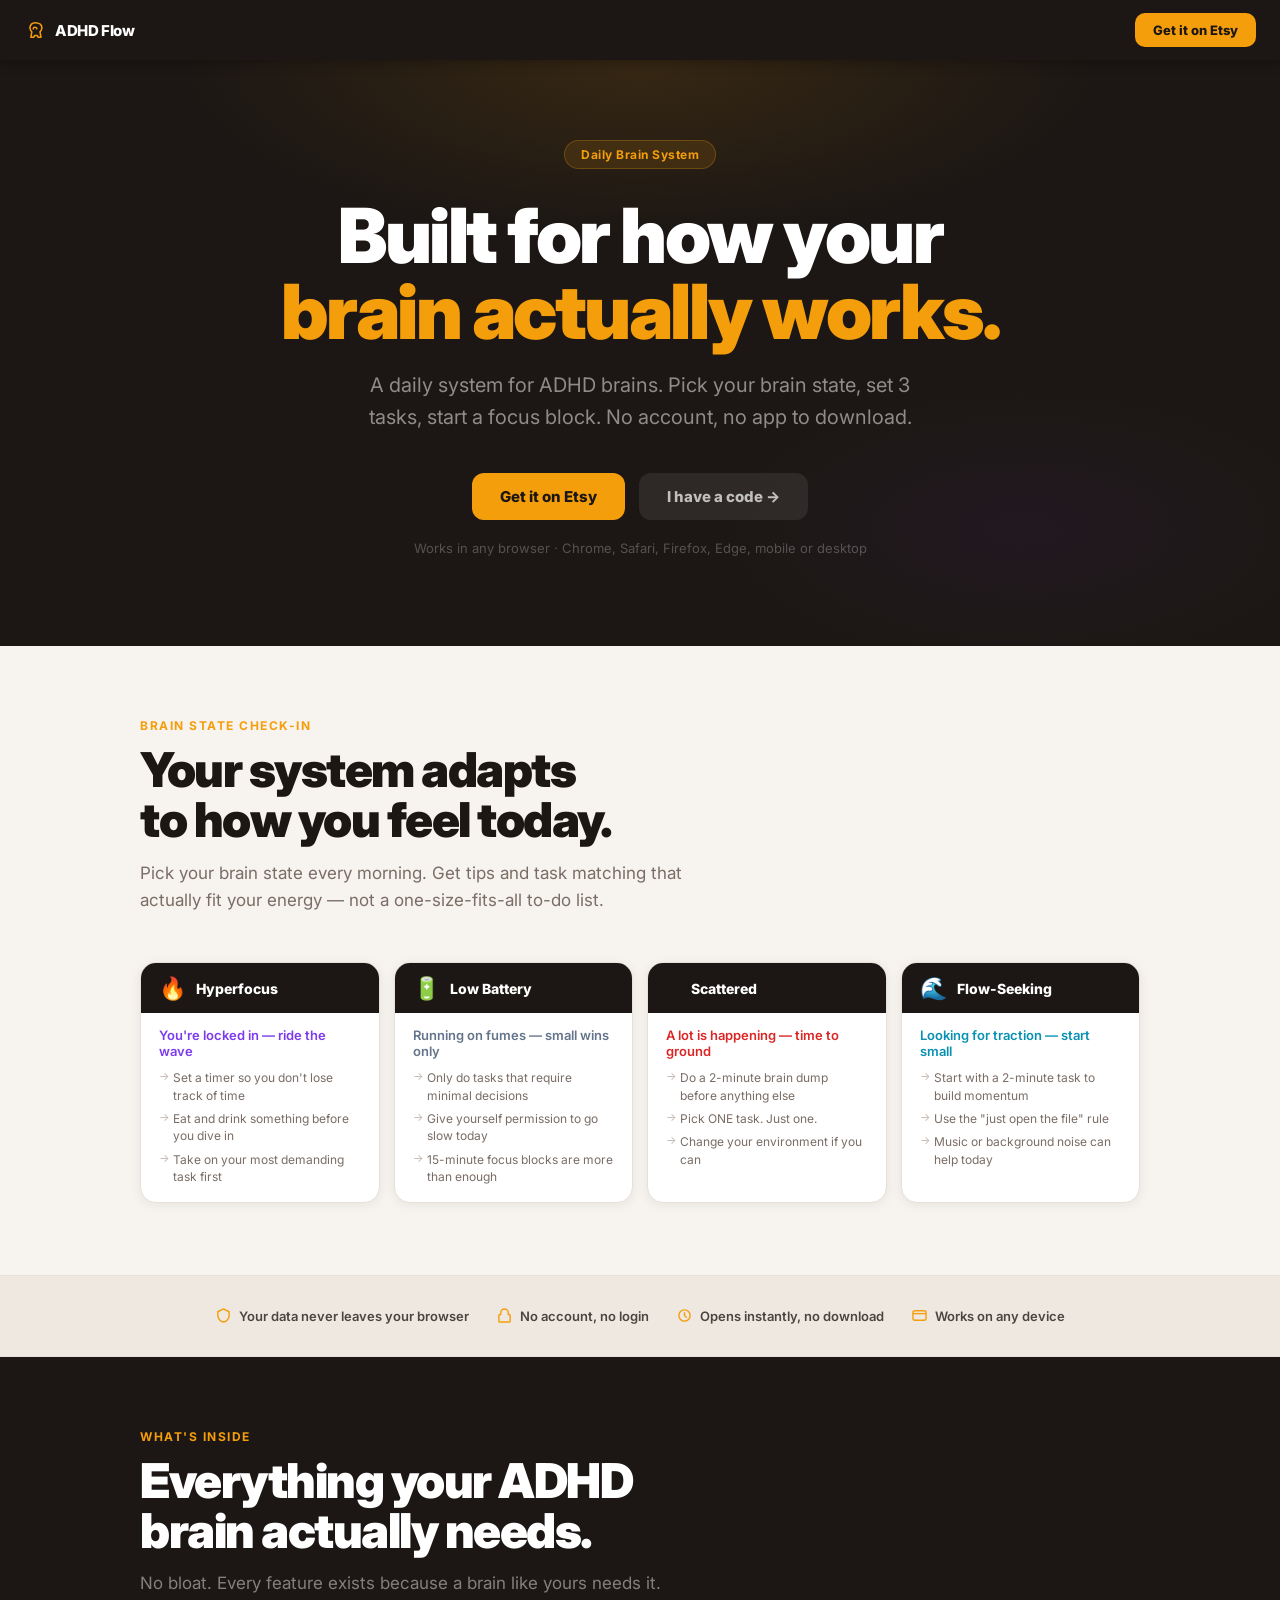
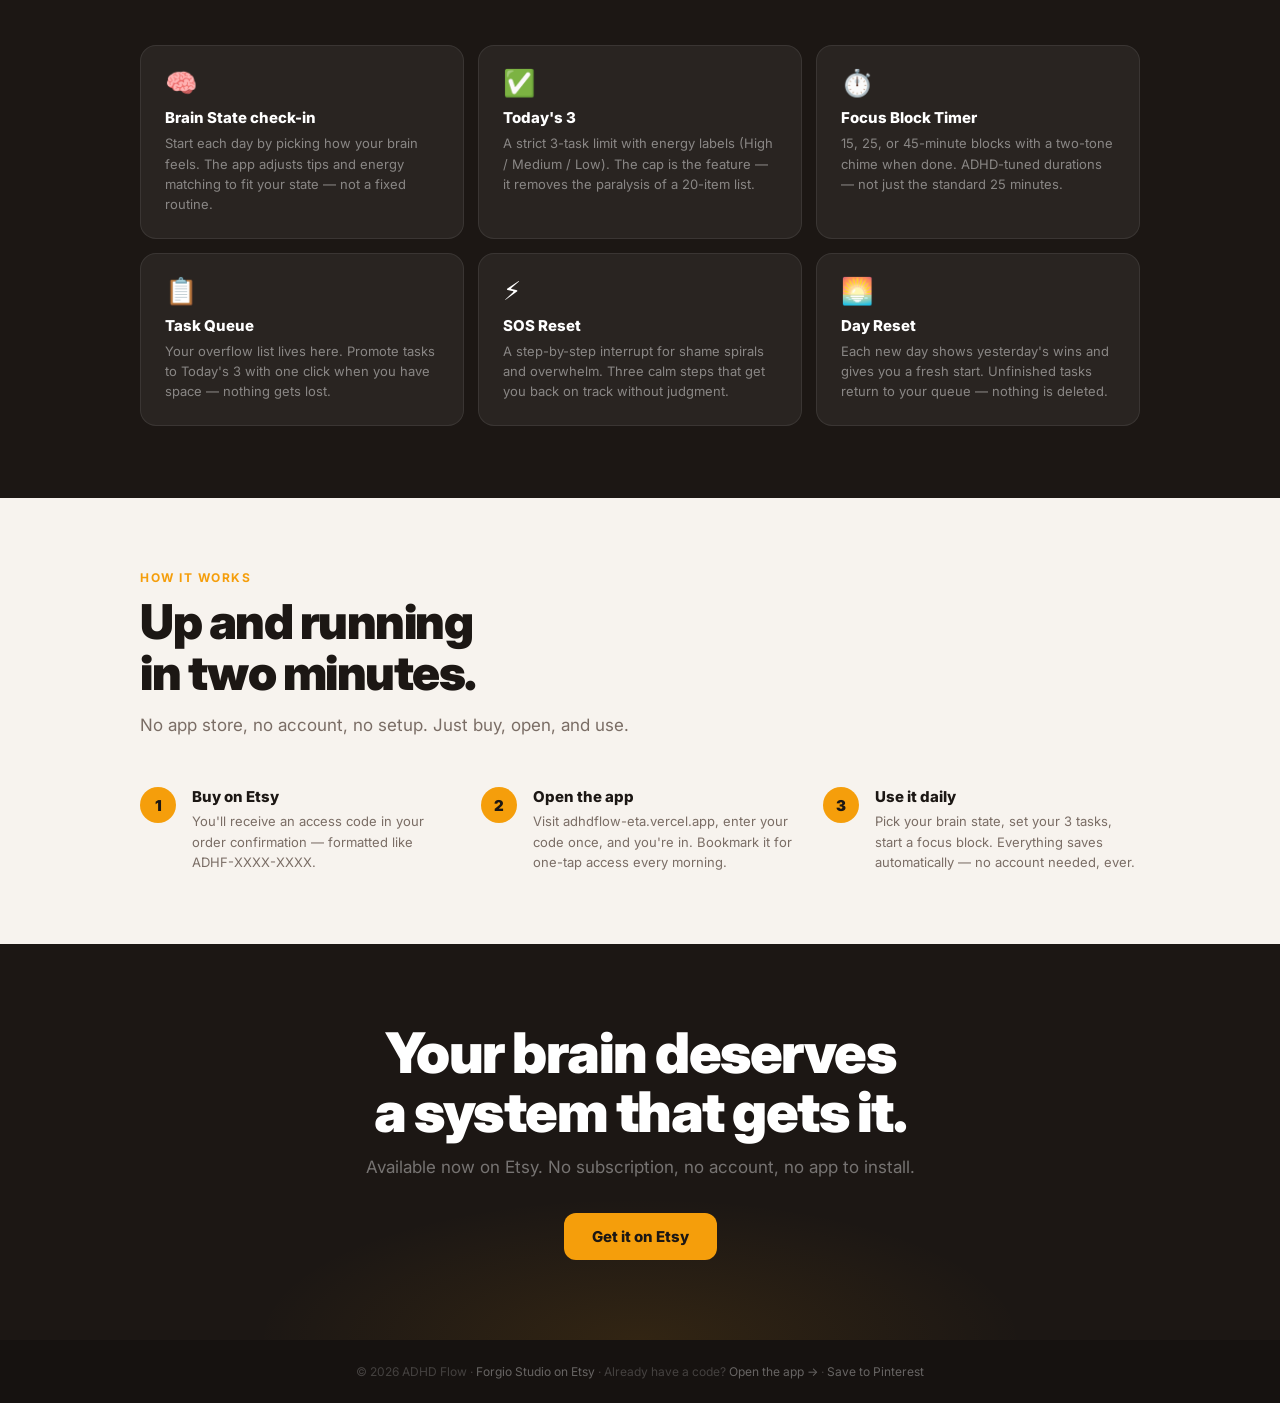
<file: index.html>
<!DOCTYPE html>
<html lang="en">
<head>
  <meta charset="UTF-8">
  <meta name="viewport" content="width=device-width, initial-scale=1.0">
  <title>ADHD Flow — Daily Brain System</title>

  <!-- Google Search Console -->
  <meta name="google-site-verification" content="LNikaYsJtkKTJvA0nUrcuQPqpYrNDUVRZDk8hnYNaLU" />

  <!-- SEO -->
  <meta name="description" content="A daily productivity system built for ADHD brains. Pick your brain state, set 3 tasks, start a focus block. No account, no server — works instantly in any browser.">
  <meta name="keywords" content="ADHD planner, ADHD productivity, ADHD task manager, neurodivergent planner, focus timer ADHD, ADHD daily system, executive function tool, ADHD organization, pomodoro ADHD, ADHD brain system">
  <meta name="author" content="ADHD Flow">
  <link rel="canonical" href="https://adhdflow-eta.vercel.app/">

  <!-- Open Graph -->
  <meta property="og:type" content="website">
  <meta property="og:url" content="https://adhdflow-eta.vercel.app/">
  <meta property="og:title" content="ADHD Flow — Daily Brain System">
  <meta property="og:description" content="Finally a productivity tool that works with your ADHD brain, not against it. Brain state check-in, 3-task limit, focus timer, and SOS Reset. No account needed.">
  <meta property="og:image" content="https://adhdflow-eta.vercel.app/og-image.png">
  <meta property="og:image:width" content="1200">
  <meta property="og:image:height" content="630">
  <meta property="og:site_name" content="ADHD Flow">

  <!-- Twitter Card -->
  <meta name="twitter:card" content="summary_large_image">
  <meta name="twitter:title" content="ADHD Flow — Daily Brain System">
  <meta name="twitter:description" content="Finally a productivity tool that works with your ADHD brain, not against it. Brain state check-in, 3-task limit, focus timer, and SOS Reset. No account needed.">
  <meta name="twitter:image" content="https://adhdflow-eta.vercel.app/og-image.png">

  <!-- Pinterest -->
  <meta name="pinterest:description" content="ADHD Flow — A daily system built for how your brain actually works. Pick your brain state, limit to 3 tasks, start a focus block. No account needed.">

  <link rel="preconnect" href="https://fonts.googleapis.com">
  <link rel="preconnect" href="https://fonts.gstatic.com" crossorigin>
  <link href="https://fonts.googleapis.com/css2?family=Inter:wght@400;500;600;700;800;900&display=swap" rel="stylesheet">

  <style>
    *, *::before, *::after { box-sizing: border-box; margin: 0; padding: 0; }

    html { scroll-behavior: smooth; }

    body {
      font-family: 'Inter', system-ui, -apple-system, sans-serif;
      background: #f7f3ee;
      color: #1c1714;
      -webkit-font-smoothing: antialiased;
    }

    a { text-decoration: none; }

    /* ── NAV ── */
    nav {
      background: #1c1714;
      padding: 0 24px;
      height: 60px;
      display: flex;
      align-items: center;
      justify-content: space-between;
      position: sticky;
      top: 0;
      z-index: 100;
      box-shadow: 0 2px 12px rgba(0,0,0,0.3);
    }

    .nav__brand {
      display: flex;
      align-items: center;
      gap: 9px;
    }

    .nav__logo {
      width: 22px;
      height: 22px;
      color: #f59e0b;
    }

    .nav__name {
      font-size: 15px;
      font-weight: 800;
      color: #fff;
      letter-spacing: -0.4px;
    }

    .btn-etsy {
      display: inline-flex;
      align-items: center;
      gap: 7px;
      background: #f59e0b;
      color: #1c1714;
      font-family: inherit;
      font-size: 13px;
      font-weight: 800;
      padding: 9px 18px;
      border-radius: 10px;
      border: none;
      cursor: pointer;
      transition: background 0.15s, transform 0.1s;
      white-space: nowrap;
    }
    .btn-etsy:hover  { background: #d97706; }
    .btn-etsy:active { transform: scale(0.97); }

    /* ── HERO ── */
    .hero {
      background: #1c1714;
      padding: 80px 24px 90px;
      text-align: center;
      position: relative;
      overflow: hidden;
    }

    .hero::before {
      content: '';
      position: absolute;
      inset: 0;
      background:
        radial-gradient(ellipse 60% 50% at 50% 0%, rgba(245,158,11,0.12) 0%, transparent 60%),
        radial-gradient(ellipse 40% 40% at 80% 80%, rgba(124,58,237,0.06) 0%, transparent 60%);
      pointer-events: none;
    }

    .hero__badge {
      display: inline-flex;
      align-items: center;
      gap: 6px;
      background: rgba(245,158,11,0.12);
      border: 1px solid rgba(245,158,11,0.25);
      border-radius: 20px;
      padding: 6px 16px;
      font-size: 12px;
      font-weight: 700;
      color: #f59e0b;
      letter-spacing: 0.5px;
      margin-bottom: 28px;
      position: relative;
    }

    .hero__title {
      font-size: clamp(42px, 7vw, 76px);
      font-weight: 900;
      color: #fff;
      line-height: 1.0;
      letter-spacing: -2.5px;
      margin-bottom: 20px;
      position: relative;
    }

    .hero__title span { color: #f59e0b; }

    .hero__sub {
      font-size: clamp(16px, 2.5vw, 20px);
      color: rgba(255,255,255,0.5);
      max-width: 560px;
      margin: 0 auto 40px;
      line-height: 1.6;
      position: relative;
    }

    .hero__actions {
      display: flex;
      align-items: center;
      justify-content: center;
      gap: 14px;
      flex-wrap: wrap;
      position: relative;
    }

    .btn-etsy--large {
      font-size: 15px;
      padding: 14px 28px;
      border-radius: 12px;
      gap: 8px;
    }

    .hero__note {
      font-size: 13px;
      color: rgba(255,255,255,0.25);
      margin-top: 20px;
      position: relative;
    }

    /* ── SECTION WRAPPER ── */
    .section {
      padding: 72px 24px;
    }

    .section--dark {
      background: #1c1714;
      color: #fff;
    }

    .section__inner {
      max-width: 1000px;
      margin: 0 auto;
    }

    .section__label {
      font-size: 12px;
      font-weight: 700;
      letter-spacing: 1.5px;
      text-transform: uppercase;
      color: #f59e0b;
      margin-bottom: 12px;
    }

    .section__title {
      font-size: clamp(30px, 4vw, 48px);
      font-weight: 900;
      line-height: 1.05;
      letter-spacing: -1.5px;
      margin-bottom: 14px;
    }

    .section__sub {
      font-size: 17px;
      color: #7a6d65;
      line-height: 1.6;
      max-width: 600px;
      margin-bottom: 48px;
    }

    .section--dark .section__sub { color: rgba(255,255,255,0.45); }
    .section--dark .section__title { color: #fff; }

    /* ── BRAIN STATES ── */
    .states-grid {
      display: grid;
      grid-template-columns: repeat(auto-fit, minmax(210px, 1fr));
      gap: 14px;
    }

    .state-card {
      background: #fff;
      border-radius: 16px;
      border: 1px solid #e8e0d8;
      overflow: hidden;
      box-shadow: 0 2px 12px rgba(28,23,20,0.07);
    }

    .state-card__head {
      background: #1c1714;
      padding: 14px 18px;
      display: flex;
      align-items: center;
      gap: 10px;
    }

    .state-card__emoji { font-size: 22px; line-height: 1; }

    .state-card__name {
      font-size: 14px;
      font-weight: 800;
      color: #fff;
    }

    .state-card__body {
      padding: 14px 18px 16px;
    }

    .state-card__tagline {
      font-size: 13px;
      font-weight: 600;
      margin-bottom: 10px;
    }

    .state-card__tips {
      list-style: none;
      display: flex;
      flex-direction: column;
      gap: 6px;
    }

    .state-card__tips li {
      font-size: 12px;
      color: #7a6d65;
      padding-left: 14px;
      position: relative;
      line-height: 1.45;
    }

    .state-card__tips li::before {
      content: '→';
      position: absolute;
      left: 0;
      color: #c4b8b0;
      font-size: 11px;
    }

    /* ── FEATURES GRID ── */
    .features-grid {
      display: grid;
      grid-template-columns: repeat(auto-fit, minmax(280px, 1fr));
      gap: 14px;
    }

    .feature-card {
      background: rgba(255,255,255,0.06);
      border: 1px solid rgba(255,255,255,0.08);
      border-radius: 16px;
      padding: 24px;
    }

    .feature-card__icon {
      font-size: 26px;
      margin-bottom: 12px;
      line-height: 1;
    }

    .feature-card__title {
      font-size: 15px;
      font-weight: 800;
      color: #fff;
      margin-bottom: 6px;
    }

    .feature-card__desc {
      font-size: 13px;
      color: rgba(255,255,255,0.45);
      line-height: 1.55;
    }

    /* ── HOW IT WORKS ── */
    .steps {
      display: grid;
      grid-template-columns: repeat(auto-fit, minmax(240px, 1fr));
      gap: 24px;
      counter-reset: steps;
    }

    .step {
      display: flex;
      gap: 16px;
      align-items: flex-start;
    }

    .step__num {
      width: 36px;
      height: 36px;
      border-radius: 50%;
      background: #f59e0b;
      color: #1c1714;
      font-size: 15px;
      font-weight: 900;
      display: flex;
      align-items: center;
      justify-content: center;
      flex-shrink: 0;
    }

    .step__title {
      font-size: 15px;
      font-weight: 800;
      color: #1c1714;
      margin-bottom: 5px;
    }

    .step__desc {
      font-size: 13px;
      color: #7a6d65;
      line-height: 1.55;
    }

    /* ── PRIVACY STRIP ── */
    .privacy-strip {
      display: flex;
      flex-wrap: wrap;
      justify-content: center;
      gap: 28px;
      padding: 32px 24px;
      background: #eee8e0;
      border-top: 1px solid #e8e0d8;
      border-bottom: 1px solid #e8e0d8;
    }

    .privacy-item {
      display: flex;
      align-items: center;
      gap: 8px;
      font-size: 13px;
      font-weight: 600;
      color: #4b4540;
    }

    .privacy-item svg { color: #f59e0b; flex-shrink: 0; }

    /* ── FINAL CTA ── */
    .cta {
      background: #1c1714;
      padding: 80px 24px;
      text-align: center;
      position: relative;
      overflow: hidden;
    }

    .cta::before {
      content: '';
      position: absolute;
      inset: 0;
      background: radial-gradient(ellipse 50% 60% at 50% 100%, rgba(245,158,11,0.1) 0%, transparent 60%);
      pointer-events: none;
    }

    .cta__title {
      font-size: clamp(32px, 5vw, 56px);
      font-weight: 900;
      color: #fff;
      letter-spacing: -1.5px;
      line-height: 1.05;
      margin-bottom: 16px;
      position: relative;
    }

    .cta__sub {
      font-size: 17px;
      color: rgba(255,255,255,0.4);
      margin-bottom: 36px;
      position: relative;
    }

    .cta__actions { position: relative; }

    /* ── FOOTER ── */
    footer {
      background: #161210;
      padding: 24px;
      text-align: center;
      font-size: 12px;
      color: rgba(255,255,255,0.2);
    }

    footer a { color: rgba(255,255,255,0.35); }
    footer a:hover { color: #f59e0b; }

    /* ── RESPONSIVE ── */
    @media (max-width: 600px) {
      .hero { padding: 60px 20px 70px; }
      .section { padding: 52px 20px; }
      .hero__title { letter-spacing: -1.5px; }
    }
  </style>
</head>
<body>

<!-- ── NAV ── -->
<nav>
  <div class="nav__brand">
    <svg class="nav__logo" viewBox="0 0 24 24" fill="none">
      <path d="M12 4C9 4 6.5 6.5 6.5 9.5c0 1.8.8 3.4 2 4.5L7.5 20h3l1-2h3l1 2h3l-1-6c1.2-1.1 2-2.7 2-4.5C19.5 6.5 17 4 12 4z" stroke="currentColor" stroke-width="1.7" stroke-linejoin="round"/>
      <path d="M10 11c0-1.1.9-2 2-2s2 .9 2 2" stroke="currentColor" stroke-width="1.5" stroke-linecap="round"/>
    </svg>
    <span class="nav__name">ADHD Flow</span>
  </div>
  <a href="https://www.etsy.com/listing/4479735974/adhs-tagesplaner-tool-fokus-timer" target="_blank" rel="noopener" class="btn-etsy">
    Get it on Etsy
  </a>
</nav>


<!-- ── HERO ── -->
<section class="hero">
  <div class="hero__badge">Daily Brain System</div>
  <h1 class="hero__title">
    Built for how your<br><span>brain actually works.</span>
  </h1>
  <p class="hero__sub">
    A daily system for ADHD brains. Pick your brain state, set 3 tasks, start a focus block. No account, no app to download.
  </p>
  <div class="hero__actions">
    <a href="https://www.etsy.com/listing/4479735974/adhs-tagesplaner-tool-fokus-timer" target="_blank" rel="noopener" class="btn-etsy btn-etsy--large">
      Get it on Etsy
    </a>
    <a href="/app" class="btn-etsy btn-etsy--large" style="background:rgba(255,255,255,0.08);color:rgba(255,255,255,0.7);">
      I have a code →
    </a>
  </div>
  <p class="hero__note">Works in any browser · Chrome, Safari, Firefox, Edge, mobile or desktop</p>
</section>


<!-- ── BRAIN STATES ── -->
<section class="section">
  <div class="section__inner">
    <div class="section__label">Brain State check-in</div>
    <h2 class="section__title">Your system adapts<br>to how you feel today.</h2>
    <p class="section__sub">Pick your brain state every morning. Get tips and task matching that actually fit your energy — not a one-size-fits-all to-do list.</p>

    <div class="states-grid">

      <div class="state-card">
        <div class="state-card__head">
          <span class="state-card__emoji">🔥</span>
          <span class="state-card__name">Hyperfocus</span>
        </div>
        <div class="state-card__body">
          <div class="state-card__tagline" style="color:#7c3aed;">You're locked in — ride the wave</div>
          <ul class="state-card__tips">
            <li>Set a timer so you don't lose track of time</li>
            <li>Eat and drink something before you dive in</li>
            <li>Take on your most demanding task first</li>
          </ul>
        </div>
      </div>

      <div class="state-card">
        <div class="state-card__head">
          <span class="state-card__emoji">🔋</span>
          <span class="state-card__name">Low Battery</span>
        </div>
        <div class="state-card__body">
          <div class="state-card__tagline" style="color:#64748b;">Running on fumes — small wins only</div>
          <ul class="state-card__tips">
            <li>Only do tasks that require minimal decisions</li>
            <li>Give yourself permission to go slow today</li>
            <li>15-minute focus blocks are more than enough</li>
          </ul>
        </div>
      </div>

      <div class="state-card">
        <div class="state-card__head">
          <span class="state-card__emoji">⚡</span>
          <span class="state-card__name">Scattered</span>
        </div>
        <div class="state-card__body">
          <div class="state-card__tagline" style="color:#dc2626;">A lot is happening — time to ground</div>
          <ul class="state-card__tips">
            <li>Do a 2-minute brain dump before anything else</li>
            <li>Pick ONE task. Just one.</li>
            <li>Change your environment if you can</li>
          </ul>
        </div>
      </div>

      <div class="state-card">
        <div class="state-card__head">
          <span class="state-card__emoji">🌊</span>
          <span class="state-card__name">Flow-Seeking</span>
        </div>
        <div class="state-card__body">
          <div class="state-card__tagline" style="color:#0891b2;">Looking for traction — start small</div>
          <ul class="state-card__tips">
            <li>Start with a 2-minute task to build momentum</li>
            <li>Use the "just open the file" rule</li>
            <li>Music or background noise can help today</li>
          </ul>
        </div>
      </div>

    </div>
  </div>
</section>


<!-- ── PRIVACY STRIP ── -->
<div class="privacy-strip">
  <div class="privacy-item">
    <svg width="15" height="15" viewBox="0 0 16 16" fill="none"><path d="M8 1L2 4v4c0 3.3 2.6 6.4 6 7 3.4-.6 6-3.7 6-7V4L8 1z" stroke="currentColor" stroke-width="1.5" stroke-linejoin="round"/></svg>
    Your data never leaves your browser
  </div>
  <div class="privacy-item">
    <svg width="15" height="15" viewBox="0 0 16 16" fill="none"><path d="M8 1a4 4 0 0 0-4 4v2H3a1 1 0 0 0-1 1v6a1 1 0 0 0 1 1h10a1 1 0 0 0 1-1V8a1 1 0 0 0-1-1h-1V5a4 4 0 0 0-4-4z" stroke="currentColor" stroke-width="1.5" stroke-linejoin="round"/></svg>
    No account, no login
  </div>
  <div class="privacy-item">
    <svg width="15" height="15" viewBox="0 0 16 16" fill="none"><path d="M2 8a6 6 0 1 0 12 0A6 6 0 0 0 2 8z" stroke="currentColor" stroke-width="1.5"/><path d="M8 5v3l2 2" stroke="currentColor" stroke-width="1.5" stroke-linecap="round"/></svg>
    Opens instantly, no download
  </div>
  <div class="privacy-item">
    <svg width="15" height="15" viewBox="0 0 16 16" fill="none"><rect x="1" y="3" width="14" height="10" rx="2" stroke="currentColor" stroke-width="1.5"/><path d="M1 6h14" stroke="currentColor" stroke-width="1.5"/></svg>
    Works on any device
  </div>
</div>


<!-- ── FEATURES ── -->
<section class="section section--dark">
  <div class="section__inner">
    <div class="section__label">What's inside</div>
    <h2 class="section__title">Everything your ADHD<br>brain actually needs.</h2>
    <p class="section__sub">No bloat. Every feature exists because a brain like yours needs it.</p>

    <div class="features-grid">

      <div class="feature-card">
        <div class="feature-card__icon">🧠</div>
        <div class="feature-card__title">Brain State check-in</div>
        <div class="feature-card__desc">Start each day by picking how your brain feels. The app adjusts tips and energy matching to fit your state — not a fixed routine.</div>
      </div>

      <div class="feature-card">
        <div class="feature-card__icon">✅</div>
        <div class="feature-card__title">Today's 3</div>
        <div class="feature-card__desc">A strict 3-task limit with energy labels (High / Medium / Low). The cap is the feature — it removes the paralysis of a 20-item list.</div>
      </div>

      <div class="feature-card">
        <div class="feature-card__icon">⏱️</div>
        <div class="feature-card__title">Focus Block Timer</div>
        <div class="feature-card__desc">15, 25, or 45-minute blocks with a two-tone chime when done. ADHD-tuned durations — not just the standard 25 minutes.</div>
      </div>

      <div class="feature-card">
        <div class="feature-card__icon">📋</div>
        <div class="feature-card__title">Task Queue</div>
        <div class="feature-card__desc">Your overflow list lives here. Promote tasks to Today's 3 with one click when you have space — nothing gets lost.</div>
      </div>

      <div class="feature-card">
        <div class="feature-card__icon">⚡</div>
        <div class="feature-card__title">SOS Reset</div>
        <div class="feature-card__desc">A step-by-step interrupt for shame spirals and overwhelm. Three calm steps that get you back on track without judgment.</div>
      </div>

      <div class="feature-card">
        <div class="feature-card__icon">🌅</div>
        <div class="feature-card__title">Day Reset</div>
        <div class="feature-card__desc">Each new day shows yesterday's wins and gives you a fresh start. Unfinished tasks return to your queue — nothing is deleted.</div>
      </div>

    </div>
  </div>
</section>


<!-- ── HOW IT WORKS ── -->
<section class="section">
  <div class="section__inner">
    <div class="section__label">How it works</div>
    <h2 class="section__title">Up and running<br>in two minutes.</h2>
    <p class="section__sub">No app store, no account, no setup. Just buy, open, and use.</p>

    <div class="steps">
      <div class="step">
        <div class="step__num">1</div>
        <div>
          <div class="step__title">Buy on Etsy</div>
          <div class="step__desc">You'll receive an access code in your order confirmation — formatted like ADHF-XXXX-XXXX.</div>
        </div>
      </div>
      <div class="step">
        <div class="step__num">2</div>
        <div>
          <div class="step__title">Open the app</div>
          <div class="step__desc">Visit adhdflow-eta.vercel.app, enter your code once, and you're in. Bookmark it for one-tap access every morning.</div>
        </div>
      </div>
      <div class="step">
        <div class="step__num">3</div>
        <div>
          <div class="step__title">Use it daily</div>
          <div class="step__desc">Pick your brain state, set your 3 tasks, start a focus block. Everything saves automatically — no account needed, ever.</div>
        </div>
      </div>
    </div>
  </div>
</section>


<!-- ── FINAL CTA ── -->
<section class="cta">
  <h2 class="cta__title">Your brain deserves<br>a system that gets it.</h2>
  <p class="cta__sub">Available now on Etsy. No subscription, no account, no app to install.</p>
  <div class="cta__actions">
    <a href="https://www.etsy.com/listing/4479735974/adhs-tagesplaner-tool-fokus-timer" target="_blank" rel="noopener" class="btn-etsy btn-etsy--large">
      Get it on Etsy
    </a>
  </div>
</section>


<!-- ── FOOTER ── -->
<footer>
  <p>© 2026 ADHD Flow · <a href="https://www.etsy.com/listing/4479735974/adhs-tagesplaner-tool-fokus-timer" target="_blank" rel="noopener">Forgio Studio on Etsy</a> · Already have a code? <a href="/app">Open the app →</a> · <a href="https://www.pinterest.com/pin/create/button/?url=https%3A%2F%2Fadhdflow-eta.vercel.app%2F&media=https%3A%2F%2Fadhdflow-eta.vercel.app%2Fog-image.png&description=ADHD+Flow+%E2%80%94+A+daily+system+built+for+how+your+brain+actually+works.+Pick+your+brain+state%2C+set+3+tasks%2C+start+a+focus+block.+No+account+needed." target="_blank" rel="noopener">Save to Pinterest</a></p>
</footer>

<!-- Pinterest Save button widget -->
<script async defer src="//assets.pinterest.com/js/pinit.js" data-pin-hover="true"></script>

<script type="application/ld+json">
{
  "@context": "https://schema.org",
  "@type": "SoftwareApplication",
  "name": "ADHD Flow",
  "description": "A daily productivity system built for ADHD brains. Pick your brain state, set 3 tasks, start a focus block. No account, no server — works instantly in any browser.",
  "url": "https://adhdflow-eta.vercel.app/",
  "applicationCategory": "ProductivityApplication",
  "operatingSystem": "Any",
  "offers": {
    "@type": "Offer",
    "availability": "https://schema.org/InStock"
  },
  "featureList": [
    "Brain State check-in",
    "3-task daily limit",
    "Focus Block timer",
    "Task Queue",
    "SOS Reset",
    "Day Reset with win summary",
    "Local-only privacy — no server, no account"
  ]
}
</script>

</body>
</html>
</file>
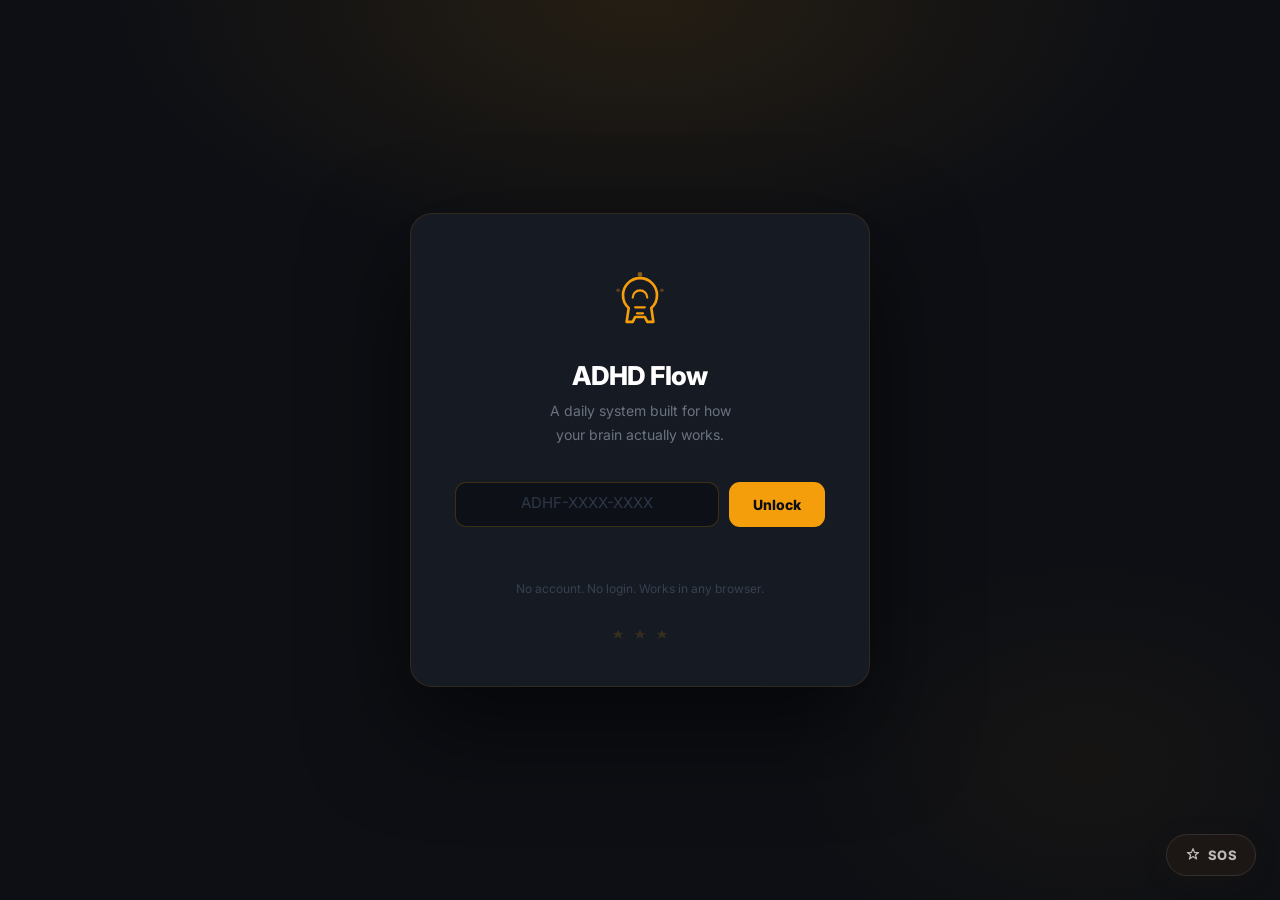
<file: app.html>
<!DOCTYPE html>
<html lang="en">
<head>
  <meta charset="UTF-8">
  <meta name="viewport" content="width=device-width, initial-scale=1.0">
  <title>ADHD Flow — Daily Brain System</title>

  <!-- SEO -->
  <meta name="description" content="A daily productivity system built for ADHD brains. Pick your brain state, set 3 tasks, start a focus block. No account, no server — works instantly in any browser.">
  <meta name="keywords" content="ADHD planner, ADHD productivity, ADHD task manager, neurodivergent planner, focus timer ADHD, ADHD daily system, executive function tool, ADHD organization, pomodoro ADHD, ADHD brain system">
  <meta name="author" content="ADHD Flow">
  <link rel="canonical" href="https://adhdflow-eta.vercel.app/">
  <meta name="robots" content="noindex, nofollow">

  <!-- Open Graph (Pinterest, Facebook, Reddit link previews) -->
  <meta property="og:type" content="website">
  <meta property="og:url" content="https://adhdflow-eta.vercel.app/">
  <meta property="og:title" content="ADHD Flow — Daily Brain System">
  <meta property="og:description" content="Finally a productivity tool that works with your ADHD brain, not against it. Brain state check-in, 3-task limit, focus timer, and SOS Reset. No account needed.">
  <meta property="og:image" content="https://adhdflow-eta.vercel.app/og-image.png">
  <meta property="og:image:width" content="1200">
  <meta property="og:image:height" content="630">
  <meta property="og:site_name" content="ADHD Flow">

  <!-- Twitter Card -->
  <meta name="twitter:card" content="summary_large_image">
  <meta name="twitter:title" content="ADHD Flow — Daily Brain System">
  <meta name="twitter:description" content="Finally a productivity tool that works with your ADHD brain, not against it. Brain state check-in, 3-task limit, focus timer, and SOS Reset. No account needed.">
  <meta name="twitter:image" content="https://adhdflow-eta.vercel.app/og-image.png">

  <!-- Pinterest -->
  <meta name="pinterest:description" content="ADHD Flow — A daily system built for how your brain actually works. Pick your brain state, limit to 3 tasks, start a focus block. No account needed.">

  <link rel="preconnect" href="https://fonts.googleapis.com">
  <link rel="preconnect" href="https://fonts.gstatic.com" crossorigin>
  <link href="https://fonts.googleapis.com/css2?family=Inter:wght@400;500;600;700;800&display=swap" rel="stylesheet">
  <link rel="stylesheet" href="style.css">
</head>
<body>

<!-- ═══════════════════════════════════════
     GATE
═══════════════════════════════════════ -->
<div id="gate" class="gate">
  <div class="gate__card">

    <div class="gate__icon">
      <svg viewBox="0 0 56 56" fill="none" xmlns="http://www.w3.org/2000/svg">
        <path d="M28 10C20.3 10 14 16.3 14 24c0 4.2 1.8 7.9 4.7 10.5L17 46h5l2-4h8l2 4h5l-1.7-11.5C40.2 31.9 42 28.2 42 24c0-7.7-6.3-14-14-14z" stroke="currentColor" stroke-width="2.2" stroke-linejoin="round"/>
        <path d="M22 26c0-3.3 2.7-6 6-6s6 2.7 6 6" stroke="currentColor" stroke-width="1.8" stroke-linecap="round"/>
        <path d="M24 34h8M25.5 39h5" stroke="currentColor" stroke-width="1.8" stroke-linecap="round"/>
        <circle cx="28" cy="7" r="2" fill="currentColor" opacity="0.5"/>
        <circle cx="10" cy="20" r="1.5" fill="currentColor" opacity="0.3"/>
        <circle cx="46" cy="20" r="1.5" fill="currentColor" opacity="0.3"/>
      </svg>
    </div>

    <h1 class="gate__title">ADHD Flow</h1>
    <p class="gate__subtitle">A daily system built for how<br>your brain actually works.</p>

    <div class="gate__form">
      <input id="code-input" class="gate__input" type="text" placeholder="ADHF-XXXX-XXXX" maxlength="14" autocomplete="off" spellcheck="false">
      <button id="unlock-btn" class="gate__btn">Unlock</button>
    </div>
    <p id="gate-error" class="gate__error"></p>

    <p class="gate__note">No account. No login. Works in any browser.</p>

    <div class="gate__dots">
      <svg viewBox="0 0 20 20" fill="currentColor"><path d="M10 2l2.4 5h5.3l-4.3 3.1 1.7 5.1L10 12.3l-5.1 2.9 1.7-5.1L2.3 7h5.3z"/></svg>
      <svg viewBox="0 0 20 20" fill="currentColor"><path d="M10 2l2.4 5h5.3l-4.3 3.1 1.7 5.1L10 12.3l-5.1 2.9 1.7-5.1L2.3 7h5.3z"/></svg>
      <svg viewBox="0 0 20 20" fill="currentColor"><path d="M10 2l2.4 5h5.3l-4.3 3.1 1.7 5.1L10 12.3l-5.1 2.9 1.7-5.1L2.3 7h5.3z"/></svg>
    </div>

  </div>
</div>

<!-- ═══════════════════════════════════════
     APP
═══════════════════════════════════════ -->
<div id="app" class="app hidden">

  <!-- ── TOPBAR ── -->
  <header class="topbar">
    <div class="topbar__left">
      <svg class="topbar__logo" viewBox="0 0 24 24" fill="none">
        <path d="M12 4C9 4 6.5 6.5 6.5 9.5c0 1.8.8 3.4 2 4.5L7.5 20h3l1-2h3l1 2h3l-1-6c1.2-1.1 2-2.7 2-4.5C19.5 6.5 17 4 12 4z" stroke="currentColor" stroke-width="1.6" stroke-linejoin="round"/>
        <path d="M10 11c0-1.1.9-2 2-2s2 .9 2 2" stroke="currentColor" stroke-width="1.4" stroke-linecap="round"/>
      </svg>
      <span class="topbar__brand">ADHD Flow</span>
      <span class="topbar__date" id="topbar-date"></span>
    </div>

    <div class="topbar__center">
      <button id="state-pill" class="state-pill">
        <span id="state-pill-emoji" class="state-pill__emoji"></span>
        <span id="state-pill-name" class="state-pill__name">Set brain state</span>
        <svg class="state-pill__chevron" viewBox="0 0 16 16" fill="none">
          <path d="M4 6l4 4 4-4" stroke="currentColor" stroke-width="1.5" stroke-linecap="round" stroke-linejoin="round"/>
        </svg>
      </button>
    </div>

    <div class="topbar__right">
      <span class="topbar__wins" id="topbar-wins"></span>
      <button id="newday-btn" class="btn-newday" title="Start a new day">
        <svg width="13" height="13" viewBox="0 0 16 16" fill="none">
          <path d="M8 2v2M8 12v2M2 8h2M12 8h2M4.1 4.1l1.4 1.4M10.5 10.5l1.4 1.4M4.1 11.9l1.4-1.4M10.5 5.5l1.4-1.4" stroke="currentColor" stroke-width="1.5" stroke-linecap="round"/>
        </svg>
        New Day
      </button>
    </div>
  </header>

  <!-- ── MAIN ── -->
  <main class="main-layout">

    <!-- Left: Today -->
    <div class="col-today">

      <!-- Brain State Card -->
      <div class="state-card" id="state-card">
        <div class="state-card__empty" id="state-card-empty">
          <p>How's your brain today?</p>
          <button id="set-state-btn" class="btn-set-state">Set Brain State</button>
        </div>
        <div class="state-card__content hidden" id="state-card-content">
          <div class="state-card__top">
            <span class="state-card__emoji" id="sc-emoji"></span>
            <div class="state-card__info">
              <div class="state-card__name" id="sc-name"></div>
              <div class="state-card__tagline" id="sc-tagline"></div>
            </div>
            <button class="state-card__change" id="sc-change-btn" title="Change brain state">
              <svg width="14" height="14" viewBox="0 0 16 16" fill="none">
                <path d="M2 8a6 6 0 1 0 6-6" stroke="currentColor" stroke-width="1.5" stroke-linecap="round"/>
                <path d="M2 4v4h4" stroke="currentColor" stroke-width="1.5" stroke-linecap="round" stroke-linejoin="round"/>
              </svg>
            </button>
          </div>
          <ul class="state-card__tips" id="sc-tips"></ul>
          <p class="state-card__hint" id="sc-hint"></p>
        </div>
      </div>

      <!-- Today's 3 -->
      <div class="today-panel">
        <div class="today-panel__header">
          <div class="today-panel__title-row">
            <h2 class="today-panel__title">Today's 3</h2>
            <span class="today-panel__sub">Max 3 tasks — the rule is the feature</span>
          </div>
          <span class="today-count" id="today-count">0 / 3</span>
        </div>
        <div class="today-slots" id="today-slots">
          <!-- rendered by JS -->
        </div>
      </div>

      <!-- Focus Timer -->
      <div class="timer-panel">
        <div class="timer-panel__header">
          <h2 class="timer-panel__title">Focus Block</h2>
          <div class="timer-durations" id="timer-durations">
            <button class="dur-btn active" data-min="15">15 min</button>
            <button class="dur-btn" data-min="25">25 min</button>
            <button class="dur-btn" data-min="45">45 min</button>
          </div>
        </div>
        <div class="timer-display">
          <svg class="timer-ring" viewBox="0 0 120 120">
            <circle class="timer-ring__bg" cx="60" cy="60" r="52"/>
            <circle class="timer-ring__progress" id="timer-progress" cx="60" cy="60" r="52"/>
          </svg>
          <div class="timer-inner">
            <div class="timer-time" id="timer-time">15:00</div>
            <div class="timer-label" id="timer-label">ready</div>
          </div>
        </div>
        <div class="timer-controls">
          <button id="timer-start" class="timer-btn timer-btn--start">
            <svg width="14" height="14" viewBox="0 0 16 16" fill="none" id="timer-start-icon">
              <path d="M5 3l8 5-8 5V3z" fill="currentColor"/>
            </svg>
            <span id="timer-start-text">Start</span>
          </button>
          <button id="timer-reset" class="timer-btn timer-btn--reset">
            <svg width="14" height="14" viewBox="0 0 16 16" fill="none">
              <path d="M2 8a6 6 0 1 0 6-6" stroke="currentColor" stroke-width="1.6" stroke-linecap="round"/>
              <path d="M2 4v4h4" stroke="currentColor" stroke-width="1.6" stroke-linecap="round" stroke-linejoin="round"/>
            </svg>
            Reset
          </button>
        </div>
        <p class="timer-status" id="timer-status">Pick a duration and start your focus block.</p>
      </div>

    </div>

    <!-- Right: Queue -->
    <div class="col-queue">
      <div class="queue-panel">
        <div class="queue-panel__header">
          <h2 class="queue-panel__title">Task Queue</h2>
          <button id="add-task-btn" class="btn-add-task">
            <svg width="12" height="12" viewBox="0 0 14 14" fill="none">
              <path d="M7 1v12M1 7h12" stroke="currentColor" stroke-width="2" stroke-linecap="round"/>
            </svg>
            Add Task
          </button>
        </div>
        <div class="queue-list" id="queue-list">
          <!-- rendered by JS -->
        </div>
        <div class="queue-empty" id="queue-empty" style="display:none">
          <div class="queue-empty__icon">
            <svg width="32" height="32" viewBox="0 0 32 32" fill="none">
              <circle cx="16" cy="16" r="12" stroke="currentColor" stroke-width="1.5" opacity="0.3"/>
              <path d="M11 16l3.5 3.5 6.5-7" stroke="currentColor" stroke-width="2" stroke-linecap="round" stroke-linejoin="round"/>
            </svg>
          </div>
          <p>Queue is clear!</p>
          <button class="btn-add-inline" id="add-task-inline">+ Add a task</button>
        </div>
      </div>

      <!-- Energy Guide -->
      <div class="energy-guide">
        <div class="energy-guide__title">Energy Guide</div>
        <div class="energy-guide__row">
          <span class="edot edot--high"></span>
          <span class="energy-guide__label">High — Needs real focus</span>
        </div>
        <div class="energy-guide__row">
          <span class="edot edot--medium"></span>
          <span class="energy-guide__label">Medium — Moderate effort</span>
        </div>
        <div class="energy-guide__row">
          <span class="edot edot--low"></span>
          <span class="energy-guide__label">Low — Can do half-awake</span>
        </div>
      </div>
    </div>

  </main>
</div>

<!-- SOS Button -->
<button id="sos-btn" class="sos-btn" title="Overwhelmed? Click here.">
  <svg width="16" height="16" viewBox="0 0 20 20" fill="none">
    <path d="M10 2l2 5h5l-4 3 1.5 5L10 12l-4.5 3 1.5-5-4-3h5z" stroke="currentColor" stroke-width="1.5" stroke-linejoin="round"/>
  </svg>
  <span>SOS</span>
</button>

<!-- ═══════════════════════════════════════
     MODALS
═══════════════════════════════════════ -->

<!-- Brain State Selector -->
<div id="modal-brainstate" class="modal-overlay hidden">
  <div class="modal-box modal-brainstate">
    <div class="modal-title-wrap">
      <h2 class="modal-title">How's your brain right now?</h2>
      <p class="modal-sub">Pick the state that feels most true. No wrong answer — you can change it anytime.</p>
    </div>
    <div class="modal-body">
      <div class="state-grid" id="state-grid">
        <!-- rendered by JS -->
      </div>
      <button id="modal-state-skip" class="btn-skip">Skip for now</button>
    </div>
  </div>
</div>

<!-- SOS Modal -->
<div id="modal-sos" class="modal-overlay hidden">
  <div class="modal-box modal-sos">
    <div class="sos-top">
      <div class="sos-icon-wrap">⚡</div>
      <h2>Hey. Stop for a second.</h2>
    </div>
    <p class="sos-message">What you're feeling right now is <strong>not failure</strong>.<br>Your brain got overwhelmed. That's expected and normal.</p>
    <div class="sos-steps">
      <div class="sos-step">
        <span class="sos-step__num">1</span>
        <div>
          <strong>Breathe</strong>
          <p>Take 3 slow breaths. In for 4, out for 6.</p>
        </div>
      </div>
      <div class="sos-step">
        <span class="sos-step__num">2</span>
        <div>
          <strong>Find the smallest thing</strong>
          <p>Look at your tasks. What's the tiniest one? That's your next step.</p>
        </div>
      </div>
      <div class="sos-step">
        <span class="sos-step__num">3</span>
        <div>
          <strong>Set 15 minutes</strong>
          <p>Start the Focus Block timer. Just 15 minutes. You only need to start.</p>
        </div>
      </div>
    </div>
    <div class="sos-wins" id="sos-wins"></div>
    <div class="sos-actions">
      <button id="sos-ready" class="btn-primary">I'm ready to try</button>
      <button id="sos-close" class="btn-ghost">Close</button>
    </div>
  </div>
</div>

<!-- Add Task Modal -->
<div id="modal-addtask" class="modal-overlay hidden">
  <div class="modal-box modal-addtask">
    <div class="modal-title-wrap">
      <h2 class="modal-title">Add a task</h2>
    </div>
    <div class="modal-body">
      <div class="addtask-form">
        <input id="task-input" class="task-input" type="text" placeholder="What needs to get done?" maxlength="80" autocomplete="off">
        <div class="form-row">
          <label class="form-label">Energy needed</label>
          <div class="energy-opts" id="energy-opts">
            <button class="eopt" data-energy="low">
              <span class="edot edot--low"></span> Low
            </button>
            <button class="eopt active" data-energy="medium">
              <span class="edot edot--medium"></span> Medium
            </button>
            <button class="eopt" data-energy="high">
              <span class="edot edot--high"></span> High
            </button>
          </div>
        </div>
        <div class="form-row">
          <label class="form-label">Add to</label>
          <div class="where-opts" id="where-opts">
            <button class="wopt active" data-where="queue">Queue</button>
            <button class="wopt" data-where="today" id="where-today-btn">Today's 3</button>
          </div>
        </div>
      </div>
      <div class="modal-actions">
        <button id="task-confirm" class="btn-primary">Add Task</button>
        <button id="task-cancel" class="btn-ghost">Cancel</button>
      </div>
    </div>
  </div>
</div>

<!-- Day Summary Modal -->
<div id="modal-daysummary" class="modal-overlay hidden">
  <div class="modal-box modal-summary">
    <div class="modal-title-wrap">
      <h2 class="modal-title" id="summary-title">New day, fresh start.</h2>
    </div>
    <div class="summary-sun">🌅</div>
    <p class="summary-message" id="summary-message"></p>
    <div class="summary-stats" id="summary-stats"></div>
    <p class="summary-note">Unfinished tasks have been moved back to your queue — nothing was deleted.</p>
    <div class="summary-action">
      <button id="summary-go" class="btn-primary">Let's go</button>
    </div>
  </div>
</div>

<script src="codes.js"></script>
<script src="app.js"></script>

<script type="application/ld+json">
{
  "@context": "https://schema.org",
  "@type": "SoftwareApplication",
  "name": "ADHD Flow",
  "description": "A daily productivity system built for ADHD brains. Pick your brain state, set 3 tasks, start a focus block. No account, no server — works instantly in any browser.",
  "url": "https://adhdflow-eta.vercel.app/",
  "applicationCategory": "ProductivityApplication",
  "operatingSystem": "Any",
  "offers": {
    "@type": "Offer",
    "availability": "https://schema.org/InStock"
  },
  "featureList": [
    "Brain State check-in",
    "3-task daily limit",
    "Focus Block timer",
    "Task Queue",
    "SOS Reset",
    "Day Reset with win summary",
    "Local-only privacy — no server, no account"
  ]
}
</script>
</body>
</html>
</file>
<file: style.css>
/* ADHD Flow — Daily Brain System */
/* Dark headers · Light content · Premium feel */

*, *::before, *::after { box-sizing: border-box; margin: 0; padding: 0; }

html, body {
  height: 100%;
  font-family: 'Inter', system-ui, -apple-system, sans-serif;
  font-size: 14px;
  background: #f7f3ee;
  color: #1c1714;
  -webkit-font-smoothing: antialiased;
  -moz-osx-font-smoothing: grayscale;
}

.hidden { display: none !important; }

/* ═══════════════════════════════════════
   GATE
═══════════════════════════════════════ */
.gate {
  min-height: 100vh;
  background: #0d0f14;
  background-image:
    radial-gradient(ellipse 70% 50% at 50% 0%, rgba(245,158,11,0.1) 0%, transparent 60%),
    radial-gradient(ellipse 40% 40% at 85% 85%, rgba(245,158,11,0.04) 0%, transparent 60%);
  display: flex;
  align-items: center;
  justify-content: center;
  padding: 24px;
}

.gate__card {
  background: #161a22;
  border: 1px solid rgba(245,158,11,0.12);
  border-radius: 22px;
  padding: 52px 44px 44px;
  width: 100%;
  max-width: 460px;
  text-align: center;
  box-shadow: 0 40px 100px rgba(0,0,0,0.6);
}

.gate__icon   { width: 68px; height: 68px; margin: 0 auto 26px; color: #f59e0b; }
.gate__title  { font-size: 26px; font-weight: 800; color: #fff; letter-spacing: -0.6px; margin-bottom: 8px; }
.gate__subtitle { font-size: 14px; color: #6b7280; line-height: 1.65; margin-bottom: 36px; }

.gate__form { display: flex; gap: 10px; margin-bottom: 10px; }

.gate__input {
  flex: 1;
  background: #0d1117;
  border: 1.5px solid rgba(245,158,11,0.2);
  border-radius: 11px;
  padding: 13px 16px;
  font-family: 'Courier New', monospace;
  font-size: 15px;
  font-weight: 700;
  color: #fff;
  letter-spacing: 2px;
  text-align: center;
  text-transform: uppercase;
  outline: none;
  transition: border-color 0.15s;
}
.gate__input::placeholder { color: #2d3748; text-transform: none; letter-spacing: 0; font-family: 'Inter', sans-serif; font-weight: 400; }
.gate__input:focus { border-color: #f59e0b; }
.gate__input.error { border-color: #ef4444; }

.gate__btn {
  background: #f59e0b;
  color: #0d0f14;
  border: none;
  border-radius: 11px;
  padding: 13px 24px;
  font-size: 14px;
  font-weight: 800;
  cursor: pointer;
  font-family: inherit;
  transition: background 0.15s, transform 0.1s;
}
.gate__btn:hover  { background: #d97706; }
.gate__btn:active { transform: scale(0.97); }

.gate__error { font-size: 12px; color: #fca5a5; min-height: 16px; margin-top: 4px; }
.gate__note  { font-size: 12px; color: #374151; margin-top: 28px; }

.gate__dots { display: flex; justify-content: center; gap: 8px; margin-top: 32px; opacity: 0.14; }
.gate__dots svg { width: 14px; height: 14px; color: #f59e0b; }

/* ═══════════════════════════════════════
   APP SHELL
═══════════════════════════════════════ */
.app {
  display: flex;
  flex-direction: column;
  min-height: 100vh;
  background: #f7f3ee;
}

/* ── TOPBAR — dark ── */
.topbar {
  background: #1c1714;
  border-bottom: 1px solid rgba(255,255,255,0.05);
  height: 58px;
  display: flex;
  align-items: center;
  justify-content: space-between;
  padding: 0 20px;
  flex-shrink: 0;
  position: sticky;
  top: 0;
  z-index: 100;
  box-shadow: 0 2px 12px rgba(0,0,0,0.25);
  gap: 12px;
}

.topbar__left { display: flex; align-items: center; gap: 9px; min-width: 0; flex-shrink: 0; }
.topbar__logo { width: 24px; height: 24px; color: #f59e0b; flex-shrink: 0; }
.topbar__brand { font-size: 15px; font-weight: 800; color: #fff; letter-spacing: -0.4px; white-space: nowrap; }
.topbar__date { font-size: 12px; color: rgba(255,255,255,0.3); font-weight: 500; white-space: nowrap; }
.topbar__date:not(:empty)::before { content: '·'; margin-right: 6px; color: rgba(255,255,255,0.15); }

.topbar__center { flex: 1; display: flex; justify-content: center; min-width: 0; }

.state-pill {
  display: inline-flex;
  align-items: center;
  gap: 6px;
  background: rgba(255,255,255,0.07);
  border: 1.5px solid rgba(255,255,255,0.12);
  border-radius: 20px;
  padding: 6px 12px 6px 10px;
  cursor: pointer;
  font-family: inherit;
  font-size: 13px;
  font-weight: 600;
  color: rgba(255,255,255,0.7);
  transition: background 0.15s, border-color 0.15s;
  white-space: nowrap;
  max-width: 200px;
}
.state-pill:hover { background: rgba(255,255,255,0.11); border-color: rgba(255,255,255,0.2); }
.state-pill__emoji  { font-size: 15px; line-height: 1; }
.state-pill__name   { overflow: hidden; text-overflow: ellipsis; white-space: nowrap; }
.state-pill__chevron { width: 14px; height: 14px; color: rgba(255,255,255,0.25); flex-shrink: 0; }

.topbar__right { display: flex; align-items: center; gap: 12px; flex-shrink: 0; min-width: 0; }
.topbar__wins  { font-size: 12px; color: rgba(255,255,255,0.3); white-space: nowrap; font-weight: 500; }

.btn-newday {
  display: flex;
  align-items: center;
  gap: 6px;
  background: transparent;
  border: 1.5px solid rgba(255,255,255,0.15);
  border-radius: 8px;
  padding: 7px 13px;
  font-size: 12px;
  font-weight: 700;
  color: rgba(255,255,255,0.45);
  cursor: pointer;
  font-family: inherit;
  white-space: nowrap;
  transition: all 0.15s;
}
.btn-newday:hover { background: rgba(255,255,255,0.07); border-color: rgba(255,255,255,0.25); color: rgba(255,255,255,0.7); }

/* ── MAIN LAYOUT ── */
.main-layout {
  flex: 1;
  display: grid;
  grid-template-columns: 1fr 360px;
  gap: 20px;
  max-width: 1080px;
  width: 100%;
  margin: 0 auto;
  padding: 24px 20px 48px;
  align-items: start;
}

.col-today { display: flex; flex-direction: column; gap: 16px; min-width: 0; }
.col-queue { display: flex; flex-direction: column; gap: 12px; min-width: 0; }

/* ═══════════════════════════════════════
   CARD PATTERN: dark header + white body
═══════════════════════════════════════ */
.state-card,
.today-panel,
.timer-panel,
.queue-panel {
  background: #fff;
  border-radius: 16px;
  border: 1px solid #e8e0d8;
  overflow: hidden;
  box-shadow: 0 2px 12px rgba(28,23,20,0.08);
}

/* ── CARD HEADER — dark ── */
.state-card__top,
.today-panel__header,
.timer-panel__header,
.queue-panel__header {
  background: #1c1714;
  padding: 16px 20px;
  display: flex;
  align-items: center;
  justify-content: space-between;
  gap: 12px;
}

/* ═══════════════════════════════════════
   STATE CARD
═══════════════════════════════════════ */
.state-card__empty {
  padding: 28px 20px;
  text-align: center;
  color: #9c8f85;
  font-size: 14px;
}
.state-card__empty p { margin-bottom: 14px; }

.btn-set-state {
  background: #f7f3ee;
  border: 1.5px solid #ddd5ca;
  border-radius: 9px;
  padding: 9px 20px;
  font-size: 13px;
  font-weight: 700;
  color: #4a3f38;
  cursor: pointer;
  font-family: inherit;
  transition: background 0.15s, border-color 0.15s;
}
.btn-set-state:hover { background: #efe9e2; }

.state-card__top { border-bottom: none; }
.state-card__emoji { font-size: 26px; line-height: 1; flex-shrink: 0; }
.state-card__info  { flex: 1; min-width: 0; }
.state-card__name    { font-size: 16px; font-weight: 800; color: #fff; letter-spacing: -0.3px; }
.state-card__tagline { font-size: 12px; color: rgba(255,255,255,0.45); margin-top: 2px; }

.state-card__change {
  background: transparent;
  border: 1.5px solid rgba(255,255,255,0.15);
  border-radius: 7px;
  width: 30px;
  height: 30px;
  display: flex;
  align-items: center;
  justify-content: center;
  cursor: pointer;
  color: rgba(255,255,255,0.4);
  flex-shrink: 0;
  transition: border-color 0.15s, color 0.15s;
}
.state-card__change:hover { border-color: #f59e0b; color: #f59e0b; }

.state-card__tips {
  list-style: none;
  padding: 16px 20px 6px;
  display: flex;
  flex-direction: column;
  gap: 9px;
}
.state-card__tips li {
  font-size: 13px;
  color: #5a4f48;
  line-height: 1.5;
  display: flex;
  align-items: flex-start;
  gap: 8px;
}
.state-card__tips li::before { content: '→'; color: #e07b39; font-weight: 700; flex-shrink: 0; margin-top: 0.5px; }

.state-card__hint { padding: 8px 20px 18px; font-size: 12px; font-weight: 600; color: #9c8f85; font-style: italic; }

/* ═══════════════════════════════════════
   TODAY'S 3
═══════════════════════════════════════ */
.today-panel__title-row {}
.today-panel__title { font-size: 15px; font-weight: 800; color: #fff; letter-spacing: -0.3px; }
.today-panel__sub   { font-size: 11px; color: rgba(255,255,255,0.35); display: block; margin-top: 2px; }
.today-count        { font-size: 13px; font-weight: 700; color: rgba(255,255,255,0.4); flex-shrink: 0; }
.today-count.all-done { color: #4ade80; }

.today-slots { padding: 12px 16px 16px; display: flex; flex-direction: column; gap: 10px; }

/* Task slot */
.task-slot {
  border-radius: 12px;
  border: 1.5px solid #ede7df;
  background: #faf8f6;
  transition: border-color 0.15s, background 0.15s, opacity 0.2s;
}
.task-slot.filled { background: #fff; border-color: #e5ddd5; }
.task-slot.filled:hover { border-color: #c8bfb6; }
.task-slot.done   { background: #f9fcf8; border-color: #d1f0d5; opacity: 0.7; }

/* Empty slot */
.task-slot__empty {
  display: flex;
  align-items: center;
  gap: 12px;
  padding: 12px 14px;
  cursor: pointer;
}
.task-slot__plus {
  width: 28px;
  height: 28px;
  border-radius: 50%;
  border: 1.5px dashed #ddd5ca;
  display: flex;
  align-items: center;
  justify-content: center;
  color: #c8bfb6;
  flex-shrink: 0;
  font-size: 18px;
  line-height: 1;
  font-weight: 300;
  transition: color 0.15s, border-color 0.15s;
}
.task-slot__empty:hover .task-slot__plus { border-color: #e07b39; color: #e07b39; }
.task-slot__empty-text { font-size: 13px; color: #c8bfb6; }

/* Filled slot */
.task-slot__row { display: flex; align-items: center; gap: 10px; padding: 11px 14px; }

.task-check {
  width: 24px;
  height: 24px;
  border-radius: 50%;
  border: 2px solid #ddd5ca;
  background: transparent;
  cursor: pointer;
  display: flex;
  align-items: center;
  justify-content: center;
  flex-shrink: 0;
  transition: border-color 0.15s, background 0.15s;
}
.task-check:hover { border-color: #16a34a; }
.task-slot.done .task-check { background: #16a34a; border-color: #16a34a; }
.task-check svg { display: none; }
.task-slot.done .task-check svg { display: block; }

.task-text { flex: 1; font-size: 14px; font-weight: 500; color: #1c1714; line-height: 1.45; word-break: break-word; min-width: 0; }
.task-slot.done .task-text { text-decoration: line-through; color: #9c8f85; }

.task-energy { display: flex; align-items: center; gap: 4px; font-size: 11px; font-weight: 600; color: #9c8f85; white-space: nowrap; flex-shrink: 0; }

.edot { display: inline-block; width: 8px; height: 8px; border-radius: 50%; flex-shrink: 0; }
.edot--high   { background: #ef4444; }
.edot--medium { background: #f59e0b; }
.edot--low    { background: #22c55e; }

.task-remove {
  background: transparent;
  border: none;
  color: #c8bfb6;
  cursor: pointer;
  width: 24px;
  height: 24px;
  display: flex;
  align-items: center;
  justify-content: center;
  border-radius: 5px;
  flex-shrink: 0;
  padding: 0;
  transition: color 0.15s, background 0.15s;
}
.task-remove:hover { color: #9c8f85; background: #f0e9e1; }

/* ═══════════════════════════════════════
   FOCUS TIMER
═══════════════════════════════════════ */
.timer-panel__header { flex-wrap: wrap; }
.timer-panel__title  { font-size: 15px; font-weight: 800; color: #fff; letter-spacing: -0.3px; }

.timer-durations { display: flex; gap: 5px; }
.dur-btn {
  background: rgba(255,255,255,0.07);
  border: 1.5px solid rgba(255,255,255,0.15);
  border-radius: 20px;
  padding: 5px 12px;
  font-size: 12px;
  font-weight: 600;
  color: rgba(255,255,255,0.5);
  cursor: pointer;
  font-family: inherit;
  transition: all 0.15s;
  white-space: nowrap;
}
.dur-btn:hover  { border-color: #f59e0b; color: #f59e0b; }
.dur-btn.active { background: #e07b39; border-color: #e07b39; color: #fff; font-weight: 800; }

/* Timer ring — white background area */
.timer-display {
  position: relative;
  width: 140px;
  height: 140px;
  margin: 20px auto 18px;
}
.timer-ring { width: 140px; height: 140px; transform: rotate(-90deg); }
.timer-ring__bg       { fill: none; stroke: #f0e9e1; stroke-width: 7; }
.timer-ring__progress {
  fill: none;
  stroke: #e07b39;
  stroke-width: 7;
  stroke-linecap: round;
  stroke-dasharray: 326.73 326.73;
  stroke-dashoffset: 0;
  transition: stroke-dashoffset 0.5s linear, stroke 0.3s;
}
.timer-ring__progress.done-ring { stroke: #16a34a; }

.timer-inner {
  position: absolute;
  top: 50%;
  left: 50%;
  transform: translate(-50%, -50%);
  text-align: center;
}
.timer-time  { font-size: 26px; font-weight: 800; color: #1c1714; letter-spacing: -1px; line-height: 1; }
.timer-label { font-size: 11px; color: #9c8f85; font-weight: 600; text-transform: uppercase; letter-spacing: 0.5px; margin-top: 3px; }

.timer-controls {
  display: flex;
  gap: 8px;
  justify-content: center;
  padding: 0 20px 14px;
}
.timer-btn {
  display: flex;
  align-items: center;
  gap: 6px;
  border: none;
  border-radius: 10px;
  padding: 10px 22px;
  font-size: 13px;
  font-weight: 700;
  cursor: pointer;
  font-family: inherit;
  transition: background 0.15s, transform 0.1s;
}
.timer-btn:active { transform: scale(0.97); }
.timer-btn--start {
  background: #1c1714;
  color: #fff;
  box-shadow: 0 2px 8px rgba(28,23,20,0.2);
}
.timer-btn--start:hover { background: #2d2420; }
.timer-btn--start.running { background: #4a3f38; }
.timer-btn--reset {
  background: #f7f3ee;
  color: #6b5e55;
  border: 1.5px solid #ddd5ca;
}
.timer-btn--reset:hover { background: #efe9e2; }

.timer-status {
  text-align: center;
  font-size: 12px;
  color: #9c8f85;
  line-height: 1.5;
  min-height: 18px;
  padding: 0 20px 20px;
}
.timer-status.complete { color: #16a34a; font-weight: 600; }

/* ═══════════════════════════════════════
   QUEUE PANEL
═══════════════════════════════════════ */
.queue-panel__title { font-size: 15px; font-weight: 800; color: #fff; letter-spacing: -0.3px; }

.btn-add-task {
  display: flex;
  align-items: center;
  gap: 5px;
  background: #e07b39;
  color: #fff;
  border: none;
  border-radius: 8px;
  padding: 7px 13px;
  font-size: 12px;
  font-weight: 800;
  cursor: pointer;
  font-family: inherit;
  white-space: nowrap;
  box-shadow: 0 2px 6px rgba(224,123,57,0.3);
  transition: background 0.15s, transform 0.1s;
}
.btn-add-task:hover  { background: #c86a28; }
.btn-add-task:active { transform: scale(0.97); }

.queue-list {
  padding: 10px 12px 12px;
  display: flex;
  flex-direction: column;
  gap: 7px;
  max-height: 380px;
  overflow-y: auto;
}

/* Queue item */
.queue-item {
  display: flex;
  align-items: center;
  gap: 8px;
  padding: 10px 12px;
  background: #faf8f6;
  border: 1.5px solid #ede7df;
  border-radius: 10px;
  transition: border-color 0.15s, background 0.15s;
}
.queue-item:hover { background: #fff; border-color: #ddd5ca; }
.queue-item.done-q { opacity: 0.5; }
.queue-item__text { flex: 1; font-size: 13px; font-weight: 500; color: #1c1714; line-height: 1.4; word-break: break-word; min-width: 0; }
.queue-item.done-q .queue-item__text { text-decoration: line-through; color: #9c8f85; }

.btn-promote {
  background: #f7f3ee;
  border: 1.5px solid #ddd5ca;
  border-radius: 7px;
  padding: 4px 9px;
  font-size: 11px;
  font-weight: 700;
  color: #6b5e55;
  cursor: pointer;
  font-family: inherit;
  white-space: nowrap;
  flex-shrink: 0;
  transition: all 0.15s;
}
.btn-promote:hover { background: #e07b39; border-color: #e07b39; color: #fff; }

.btn-queue-remove {
  background: transparent;
  border: none;
  color: #c8bfb6;
  cursor: pointer;
  width: 22px;
  height: 22px;
  display: flex;
  align-items: center;
  justify-content: center;
  border-radius: 4px;
  flex-shrink: 0;
  padding: 0;
  transition: color 0.15s, background 0.15s;
}
.btn-queue-remove:hover { color: #ef4444; background: #fff5f5; }

/* Queue empty */
.queue-empty { padding: 32px 20px; text-align: center; color: #9c8f85; }
.queue-empty__icon { margin: 0 auto 12px; color: #c8bfb6; width: 40px; }
.queue-empty p { font-size: 13px; margin-bottom: 14px; }

.btn-add-inline {
  background: transparent;
  border: 1.5px dashed #c8bfb6;
  border-radius: 8px;
  padding: 8px 18px;
  font-size: 13px;
  font-weight: 600;
  color: #9c8f85;
  cursor: pointer;
  font-family: inherit;
  transition: all 0.15s;
}
.btn-add-inline:hover { border-color: #e07b39; color: #e07b39; }

/* ── Energy Guide ── */
.energy-guide {
  background: #fff;
  border-radius: 14px;
  border: 1px solid #e8e0d8;
  padding: 14px 16px;
  box-shadow: 0 1px 4px rgba(28,23,20,0.05);
}
.energy-guide__title { font-size: 11px; font-weight: 700; color: #9c8f85; text-transform: uppercase; letter-spacing: 0.8px; margin-bottom: 10px; }
.energy-guide__row   { display: flex; align-items: center; gap: 8px; margin-bottom: 7px; }
.energy-guide__row:last-child { margin-bottom: 0; }
.energy-guide__label { font-size: 12px; color: #6b5e55; }

/* ═══════════════════════════════════════
   SOS BUTTON
═══════════════════════════════════════ */
.sos-btn {
  position: fixed;
  bottom: 24px;
  right: 24px;
  display: flex;
  align-items: center;
  gap: 7px;
  background: #1c1714;
  color: rgba(255,255,255,0.7);
  border: 1.5px solid rgba(255,255,255,0.1);
  border-radius: 50px;
  padding: 12px 18px;
  font-size: 13px;
  font-weight: 800;
  cursor: pointer;
  font-family: inherit;
  letter-spacing: 0.3px;
  box-shadow: 0 4px 20px rgba(28,23,20,0.35);
  z-index: 90;
  transition: all 0.15s;
}
.sos-btn:hover {
  background: #ef4444;
  border-color: #ef4444;
  color: #fff;
  transform: scale(1.04);
  box-shadow: 0 6px 24px rgba(239,68,68,0.4);
}
.sos-btn:active { transform: scale(0.97); }

/* ═══════════════════════════════════════
   MODALS
═══════════════════════════════════════ */
.modal-overlay {
  position: fixed;
  inset: 0;
  background: rgba(12,10,8,0.65);
  backdrop-filter: blur(3px);
  -webkit-backdrop-filter: blur(3px);
  display: flex;
  align-items: center;
  justify-content: center;
  z-index: 200;
  padding: 20px;
  animation: fade-in 0.15s ease;
}
@keyframes fade-in { from { opacity: 0; } to { opacity: 1; } }

.modal-box {
  background: #fff;
  border-radius: 20px;
  padding: 0;
  width: 100%;
  box-shadow: 0 20px 60px rgba(12,10,8,0.35);
  animation: slide-up 0.2s ease;
  max-height: 90vh;
  overflow: hidden;
  overflow-y: auto;
}
@keyframes slide-up {
  from { transform: translateY(12px); opacity: 0; }
  to   { transform: translateY(0);    opacity: 1; }
}

/* Modal title — always white (sits in dark title-wrap or dark sos modal) */
.modal-title {
  font-size: 18px;
  font-weight: 800;
  color: #fff;
  letter-spacing: -0.3px;
}

/* Brain state + add task modals: dark header, white body */
.modal-brainstate,
.modal-addtask,
.modal-summary {
  max-width: 520px;
  background: #fff;
  border-radius: 20px;
  overflow: hidden;
}

.modal-brainstate .modal-title-wrap,
.modal-addtask .modal-title-wrap,
.modal-summary .modal-title-wrap {
  background: #1c1714;
  padding: 22px 28px 18px;
}
.modal-title { font-size: 18px; font-weight: 800; color: #fff; letter-spacing: -0.3px; margin-bottom: 4px; }
.modal-sub   { font-size: 13px; color: rgba(255,255,255,0.4); line-height: 1.55; }

.modal-body { padding: 24px 28px; }

/* Brain State Grid */
.state-grid {
  display: grid;
  grid-template-columns: 1fr 1fr;
  gap: 10px;
  margin-bottom: 16px;
}
.state-card-option {
  border: 2px solid #ede7df;
  border-radius: 14px;
  padding: 16px 14px;
  cursor: pointer;
  background: #faf8f6;
  transition: all 0.15s;
  text-align: left;
  font-family: inherit;
}
.state-card-option:hover {
  border-color: var(--sc-color, #e07b39);
  background: var(--sc-bg, #fdf6f0);
  transform: translateY(-1px);
  box-shadow: 0 4px 16px rgba(28,23,20,0.1);
}
.state-card-option.selected {
  border-color: var(--sc-color, #e07b39);
  background: var(--sc-bg, #fdf6f0);
}
.sc-opt__emoji   { font-size: 24px; display: block; margin-bottom: 7px; line-height: 1; }
.sc-opt__name    { font-size: 13px; font-weight: 800; color: #1c1714; margin-bottom: 2px; }
.sc-opt__tagline { font-size: 11px; color: #7a6d65; line-height: 1.4; }

.btn-skip {
  width: 100%;
  background: transparent;
  border: none;
  font-size: 13px;
  color: #9c8f85;
  cursor: pointer;
  font-family: inherit;
  padding: 8px;
  transition: color 0.15s;
}
.btn-skip:hover { color: #4a3f38; }

/* SOS Modal — fully dark (intentional) */
.modal-sos {
  max-width: 460px;
  background: #1c1714;
  border: 1px solid rgba(255,255,255,0.08);
}
.sos-top { display: flex; align-items: center; gap: 14px; margin-bottom: 16px; padding: 28px 28px 0; }
.sos-icon-wrap { font-size: 32px; flex-shrink: 0; }
.sos-top h2 { font-size: 20px; font-weight: 800; color: #fff; letter-spacing: -0.4px; }
.sos-message { font-size: 14px; color: rgba(255,255,255,0.55); line-height: 1.65; margin: 0 28px 20px; }
.sos-message strong { color: #f59e0b; }
.sos-steps {
  display: flex; flex-direction: column; gap: 12px; margin: 0 28px 20px;
  background: rgba(255,255,255,0.04); border: 1px solid rgba(255,255,255,0.07);
  border-radius: 14px; padding: 18px;
}
.sos-step { display: flex; align-items: flex-start; gap: 12px; }
.sos-step__num {
  width: 26px; height: 26px; border-radius: 50%; background: #e07b39; color: #fff;
  font-size: 12px; font-weight: 800; display: flex; align-items: center;
  justify-content: center; flex-shrink: 0; margin-top: 1px;
}
.sos-step strong { font-size: 13px; font-weight: 700; color: #fff; display: block; margin-bottom: 2px; }
.sos-step p      { font-size: 12px; color: rgba(255,255,255,0.4); line-height: 1.5; }
.sos-wins {
  margin: 0 28px 16px; background: rgba(34,197,94,0.1); border: 1px solid rgba(34,197,94,0.2);
  border-radius: 10px; padding: 12px 16px; font-size: 13px; font-weight: 600;
  color: #4ade80; text-align: center; display: none;
}
.sos-wins.visible { display: block; }
.sos-actions { display: flex; flex-direction: column; gap: 8px; padding: 0 28px 28px; }

/* Add Task Modal */
.modal-addtask { max-width: 420px; }
.addtask-form  { display: flex; flex-direction: column; gap: 18px; }
.task-input {
  width: 100%;
  background: #faf8f6;
  border: 1.5px solid #e5ddd5;
  border-radius: 10px;
  padding: 12px 14px;
  font-size: 15px;
  font-weight: 500;
  color: #1c1714;
  font-family: inherit;
  outline: none;
  transition: border-color 0.15s;
}
.task-input:focus { border-color: #e07b39; background: #fff; }
.task-input::placeholder { color: #c8bfb6; }
.form-row   { display: flex; flex-direction: column; gap: 8px; }
.form-label { font-size: 12px; font-weight: 700; color: #6b5e55; text-transform: uppercase; letter-spacing: 0.6px; }
.energy-opts, .where-opts { display: flex; gap: 6px; flex-wrap: wrap; }
.eopt, .wopt {
  display: flex; align-items: center; gap: 6px;
  background: #faf8f6; border: 1.5px solid #ddd5ca; border-radius: 20px;
  padding: 7px 14px; font-size: 13px; font-weight: 600; color: #6b5e55;
  cursor: pointer; font-family: inherit; transition: all 0.15s;
}
.eopt:hover, .wopt:hover { border-color: #e07b39; color: #e07b39; }
.eopt.active, .wopt.active { background: #1c1714; border-color: #1c1714; color: #fff; font-weight: 800; }
.modal-actions { display: flex; flex-direction: column; gap: 8px; }

/* Day Summary Modal */
.modal-summary { max-width: 420px; text-align: center; }
.summary-sun     { font-size: 48px; padding: 28px 28px 0; }
.summary-message { font-size: 14px; color: #5a4f48; line-height: 1.65; padding: 0 28px; margin-bottom: 16px; }
.summary-stats   { display: flex; justify-content: center; gap: 20px; padding: 0 28px; margin-bottom: 16px; flex-wrap: wrap; }
.summary-stat__num   { font-size: 32px; font-weight: 800; color: #e07b39; letter-spacing: -1px; line-height: 1; }
.summary-stat__label { font-size: 12px; color: #9c8f85; margin-top: 3px; }
.summary-note   { font-size: 12px; color: #9c8f85; padding: 0 28px; margin-bottom: 20px; line-height: 1.6; }
.summary-action { padding: 0 28px 28px; }

/* Shared buttons */
.btn-primary {
  width: 100%;
  background: #e07b39;
  color: #fff;
  border: none;
  border-radius: 10px;
  padding: 13px 20px;
  font-size: 14px;
  font-weight: 800;
  cursor: pointer;
  font-family: inherit;
  box-shadow: 0 2px 8px rgba(224,123,57,0.3);
  transition: background 0.15s, transform 0.1s;
}
.btn-primary:hover  { background: #c86a28; }
.btn-primary:active { transform: scale(0.98); }

.btn-ghost {
  width: 100%;
  background: transparent;
  border: none;
  font-size: 13px;
  color: rgba(255,255,255,0.3);
  cursor: pointer;
  font-family: inherit;
  padding: 8px;
  transition: color 0.15s;
}
.btn-ghost:hover { color: rgba(255,255,255,0.6); }

/* For light modal ghosts */
.modal-addtask .btn-ghost,
.modal-brainstate .btn-ghost,
.modal-summary .btn-ghost {
  color: #9c8f85;
}
.modal-addtask .btn-ghost:hover,
.modal-brainstate .btn-ghost:hover,
.modal-summary .btn-ghost:hover {
  color: #4a3f38;
}

/* Win flash */
.win-flash { animation: win-flash 0.6s ease; }
@keyframes win-flash {
  0%   { background: #fff; }
  30%  { background: #f0fdf4; }
  100% { background: #fff; }
}

/* ═══════════════════════════════════════
   RESPONSIVE
═══════════════════════════════════════ */
@media (max-width: 820px) {
  .main-layout { grid-template-columns: 1fr; max-width: 600px; }
  .col-queue   { order: -1; }
}
@media (max-width: 600px) {
  .main-layout { padding: 16px 14px 48px; gap: 14px; }
  .topbar { padding: 0 14px; }
  .topbar__date, .topbar__wins { display: none; }
  .topbar__brand { font-size: 14px; }
  .state-grid  { grid-template-columns: 1fr; }
  .timer-durations { gap: 4px; }
  .dur-btn { padding: 5px 9px; font-size: 11px; }
  .sos-btn { bottom: 16px; right: 16px; padding: 10px 15px; font-size: 12px; }
}
@media (max-width: 380px) {
  .state-pill__name { max-width: 100px; }
}
</style>
</file>
